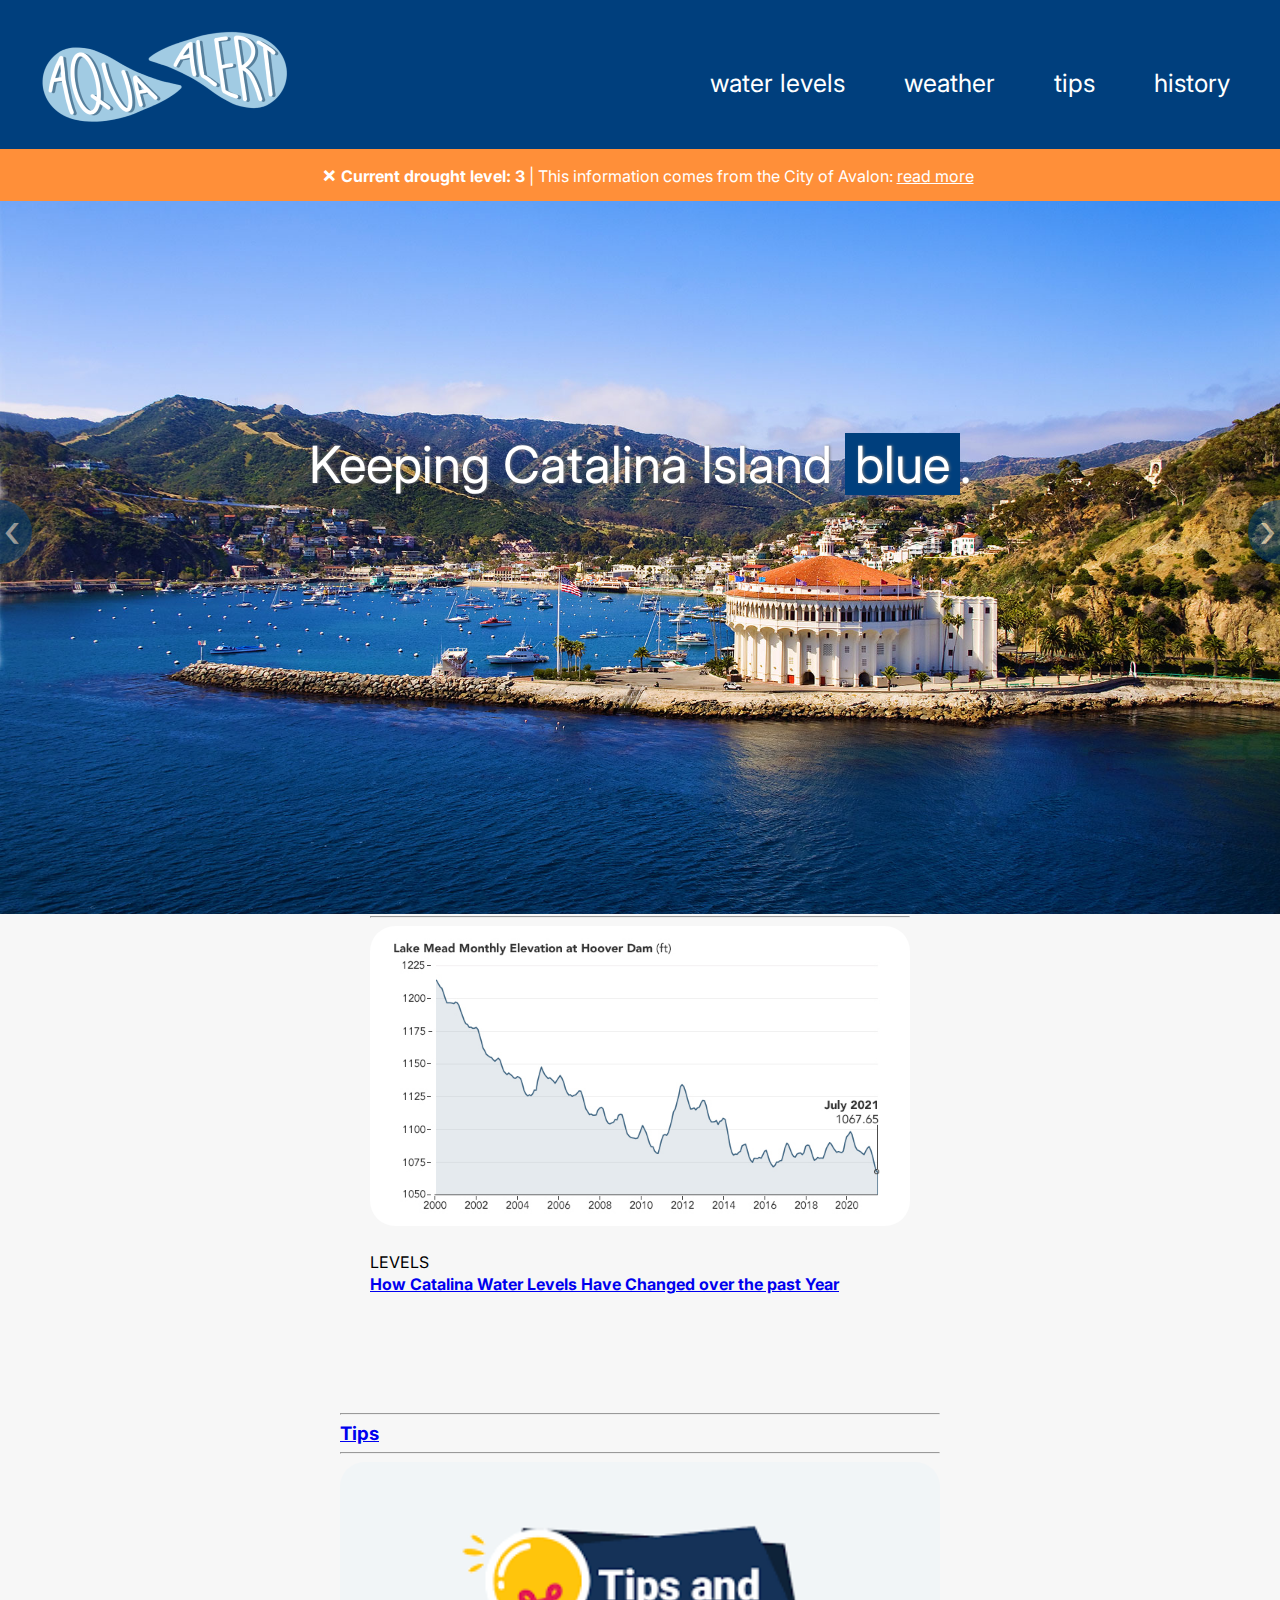
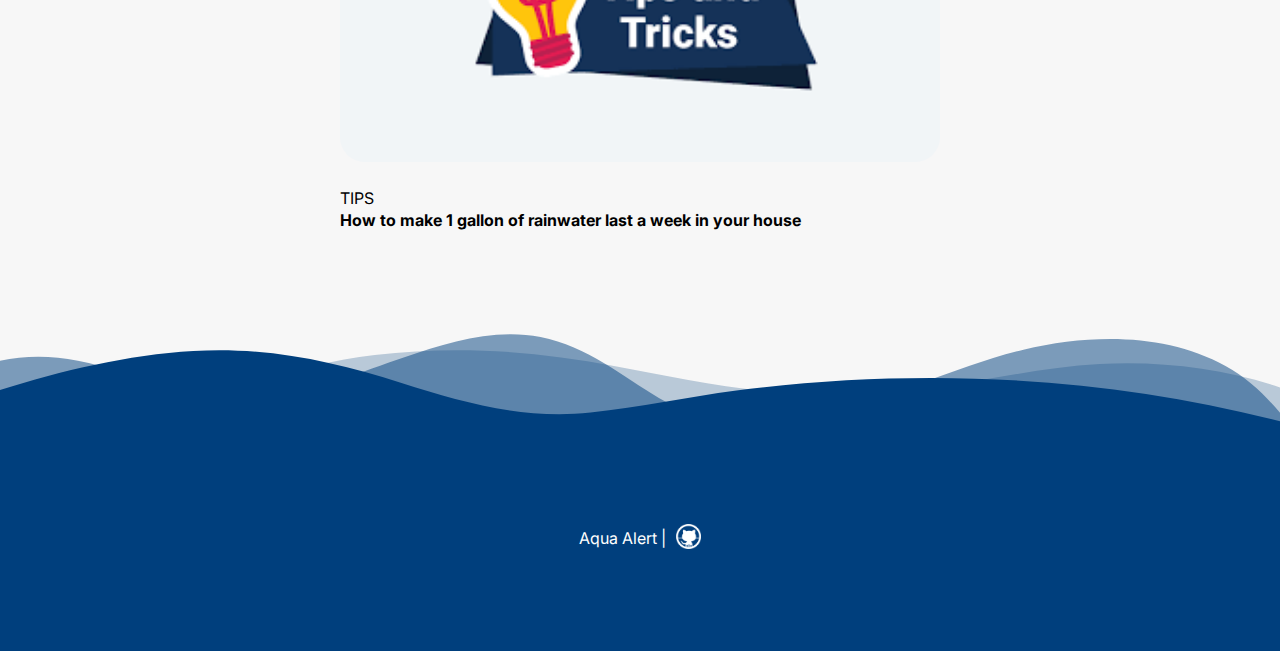
<file: index.html>
<!DOCTYPE html>
<html>
    <head>
        <link rel="stylesheet" href="newStyle.css">
        <link href='https://fonts.googleapis.com/css?family=Open Sans' rel='stylesheet'>
        <meta charset="utf-8">
        <script src="https://ajax.googleapis.com/ajax/libs/jquery/3.6.1/jquery.min.js"></script>
        <meta name="viewport" content="width=device-width, initial-scale=1">
        <link rel="preconnect" href="https://fonts.googleapis.com">
        <link rel="preconnect" href="https://fonts.gstatic.com" crossorigin>
        <link href="https://fonts.googleapis.com/css2?family=Inter:wght@100&display=swap" rel="stylesheet">
        <link rel="preconnect" href="https://fonts.googleapis.com">
        <link rel="preconnect" href="https://fonts.gstatic.com" crossorigin>
        <link href="https://fonts.googleapis.com/css2?family=Inter:wght@100;400&display=swap" rel="stylesheet">
        <link href="water_level.php" rel="import"/>
        <style>
            body {
                margin: 0px;
                padding: 0px;
                max-width: 1440px;
            }
            .container{
                width: 100%;
                height:30%;
                /* min-height: ; */
                max-height: 600px;
                padding: 0px;
                margin-top: -26px;
                position: relative;
                text-align:center;
                color: white;
            }
            #slogan{
                width: 100%;
                position: absolute;
                top:35dvh;
                left:50%;
                transform: translate(-50%, -50%);
                font-size: 4vw;
                color: white;
		text-shadow: 1px 0px 3px grey;
            }
            .alert{
                position:absolute;
                width: 100%;
                top: 0px;
                margin:0px;
                border-radius:0px;
                z-index: 1;
                background-color: #FF8F39;
                line-height: 50px;
            }
            .closebtn {
                margin-left: 15px;
                color: white;
                font-weight: bold;
                font-size: 22px;
                line-height: 50px;
                cursor: pointer;
                transition: 0.3s;
            }
            #index-gallery{
                display: flex;
		flex-direction: row;
                flex-wrap: wrap;
                justify-content: center;
                align-items: center;
		padding-top: 50px;
            }
            .containerLevels{
                text-align:left;
                border: 50px solid transparent;
                line-height: 0px;
                
            }
            .containerTips{
                text-align:left;
                border: 50px solid transparent;
                line-height: 0px;
            }
            #blue {
                background-color: #003f7d;
                color: white;
                padding: 0px 10px 0px 10px;
            }
            /* footer */
            #section {
                position: relative;
                display: flex;
                margin-top: 15dvh;
                width: 100dvw;
            }
            footer {
                background-color: #003F7D;
                color: white;
                height: 25dvh;
                display: flex;
                flex-direction: row;
                justify-content: center;
                align-items: center;
                column-gap: 10px;
            }
            .custom-shape-divider-bottom-1682539500 {
                position: absolute;
                bottom: 0;
                left: 0;
                width: 100%;
                overflow: hidden;
                line-height: 0;
                transform: rotate(180deg);
            }

            .custom-shape-divider-bottom-1682539500 svg {
                position: relative;
                display: block;
                width: calc(107% + 1.3px);
                height: 100px;
            }

            .custom-shape-divider-bottom-1682539500 .shape-fill {
                fill: #003F7D;
            }
            #github{
                padding: 0px;
                margin: 0px;
                width: 2dvw;
                height: auto;
            }
        </style>
    </head>
<body>
<div class="wrapper">
    <!--	navbar-->
	<div id="navbar">
		<ul class="paragraph-1 navbar">
			<li><a class="nav logo" href="index.html"><img src="img/logo.png" alt="logo"></a></li>
            <li>
                <li><a class="paragraph-1 nav" href="water_level.html">water levels</a></li>
                <li><a class="paragraph-1 nav" href="weather.html">weather</a></li>
                <li><a class="paragraph-1 nav" href="tips.html">tips</a></li>
                <li><a class="paragraph-1 nav" href="history.html">history</a></li>
            </li>
		</ul>
	</div>

      <div class="container">
        <section class="slider-wrapper">
            <button class="slide-arrow" id="slide-arrow-prev">
              &#8249;
            </button>
            <button class="slide-arrow" id="slide-arrow-next">
              &#8250;
            </button>
            <ul class="slides-container" id="slides-container">
              <li class="slide"></li>
              <li class="slide"></li>
              <li class="slide"></li>
              <li class="slide"></li>
            </ul>
          </section>
          
        <div id="slogan">Keeping Catalina Island <span id="blue">blue</span>.</div>
        <div class="alert">
            <span class="closebtn" onclick="this.parentElement.style.display='none';">&times;</span>
            <b style="font-family: 'Inter'; font-size: 30;">Current drought level: <span id="stage">3</span> </b>  | This information comes from the City of Avalon: 
            <a href="https://www.cityofavalon.com/271/Water-Conservation" style = "color: white; text-decoration-line: underline;">read more</a>
        </div>
      </div>
    <br>
<div id="index-gallery">
        <div class = "containerLevels">
            <hr>  
	    <h3><a href="water_level.html" style="text-decoration: none;">Water Levels </a></h3>
        
            <hr>  
            <a href="https://www.cityofavalon.com/271/Water-Conservation"><img src="levels.jpg" style = "height: 300px; border-radius: 25px; margin: 0px 0px 20px 0px;"></a>
            <p>LEVELS</p>
            <a href="https://www.cityofavalon.com/271/Water-Conservation"><h4>How Catalina Water Levels Have Changed over the past Year</h4></a>
        </div>
        <div class = "containerTips">
            <hr>  
	    <h3><a href="index.html">Tips</a></h3>
            <hr>  
            <a href="index.html"><img src="tips.png" style = "height: 300px;     border-radius: 25px;  margin: 0px 0px 20px 0px;
                "></a>
            <p>TIPS</p>
            <h4>How to make 1 gallon of rainwater last a week in your house</h4>

        </div>
</div>
<section id="section">
    <div class="custom-shape-divider-bottom-1682539500">
        <svg data-name="Layer 1" xmlns="http://www.w3.org/2000/svg" viewBox="0 0 1200 120" preserveAspectRatio="none">
            <path d="M0,0V46.29c47.79,22.2,103.59,32.17,158,28,70.36-5.37,136.33-33.31,206.8-37.5C438.64,32.43,512.34,53.67,583,72.05c69.27,18,138.3,24.88,209.4,13.08,36.15-6,69.85-17.84,104.45-29.34C989.49,25,1113-14.29,1200,52.47V0Z" opacity=".25" class="shape-fill"></path>
            <path d="M0,0V15.81C13,36.92,27.64,56.86,47.69,72.05,99.41,111.27,165,111,224.58,91.58c31.15-10.15,60.09-26.07,89.67-39.8,40.92-19,84.73-46,130.83-49.67,36.26-2.85,70.9,9.42,98.6,31.56,31.77,25.39,62.32,62,103.63,73,40.44,10.79,81.35-6.69,119.13-24.28s75.16-39,116.92-43.05c59.73-5.85,113.28,22.88,168.9,38.84,30.2,8.66,59,6.17,87.09-7.5,22.43-10.89,48-26.93,60.65-49.24V0Z" opacity=".5" class="shape-fill"></path>
            <path d="M0,0V5.63C149.93,59,314.09,71.32,475.83,42.57c43-7.64,84.23-20.12,127.61-26.46,59-8.63,112.48,12.24,165.56,35.4C827.93,77.22,886,95.24,951.2,90c86.53-7,172.46-45.71,248.8-84.81V0Z" class="shape-fill"></path>
        </svg>
    </div>
</section>
<footer>
    <span>Aqua Alert |</span>
    <a href="https://github.com/bymiawang/aqua-alert">
        <img id="github" src="img/github.png" alt="Github Logo">
    </a>
</footer>
	</div>
<script type="text/javascript">
    const slidesContainer = document.getElementById("slides-container");
    const slide = document.querySelector(".slide");
    const prevButton = document.getElementById("slide-arrow-prev");
    const nextButton = document.getElementById("slide-arrow-next");
    nextButton.addEventListener("click", (event) => {
    const slideWidth = slide.clientWidth;
        slidesContainer.scrollLeft += slideWidth;
    });
    prevButton.addEventListener("click", () => {
    const slideWidth = slide.clientWidth;
    slidesContainer.scrollLeft -= slideWidth;
    
    });
</script>
</body>
</html>
</file>
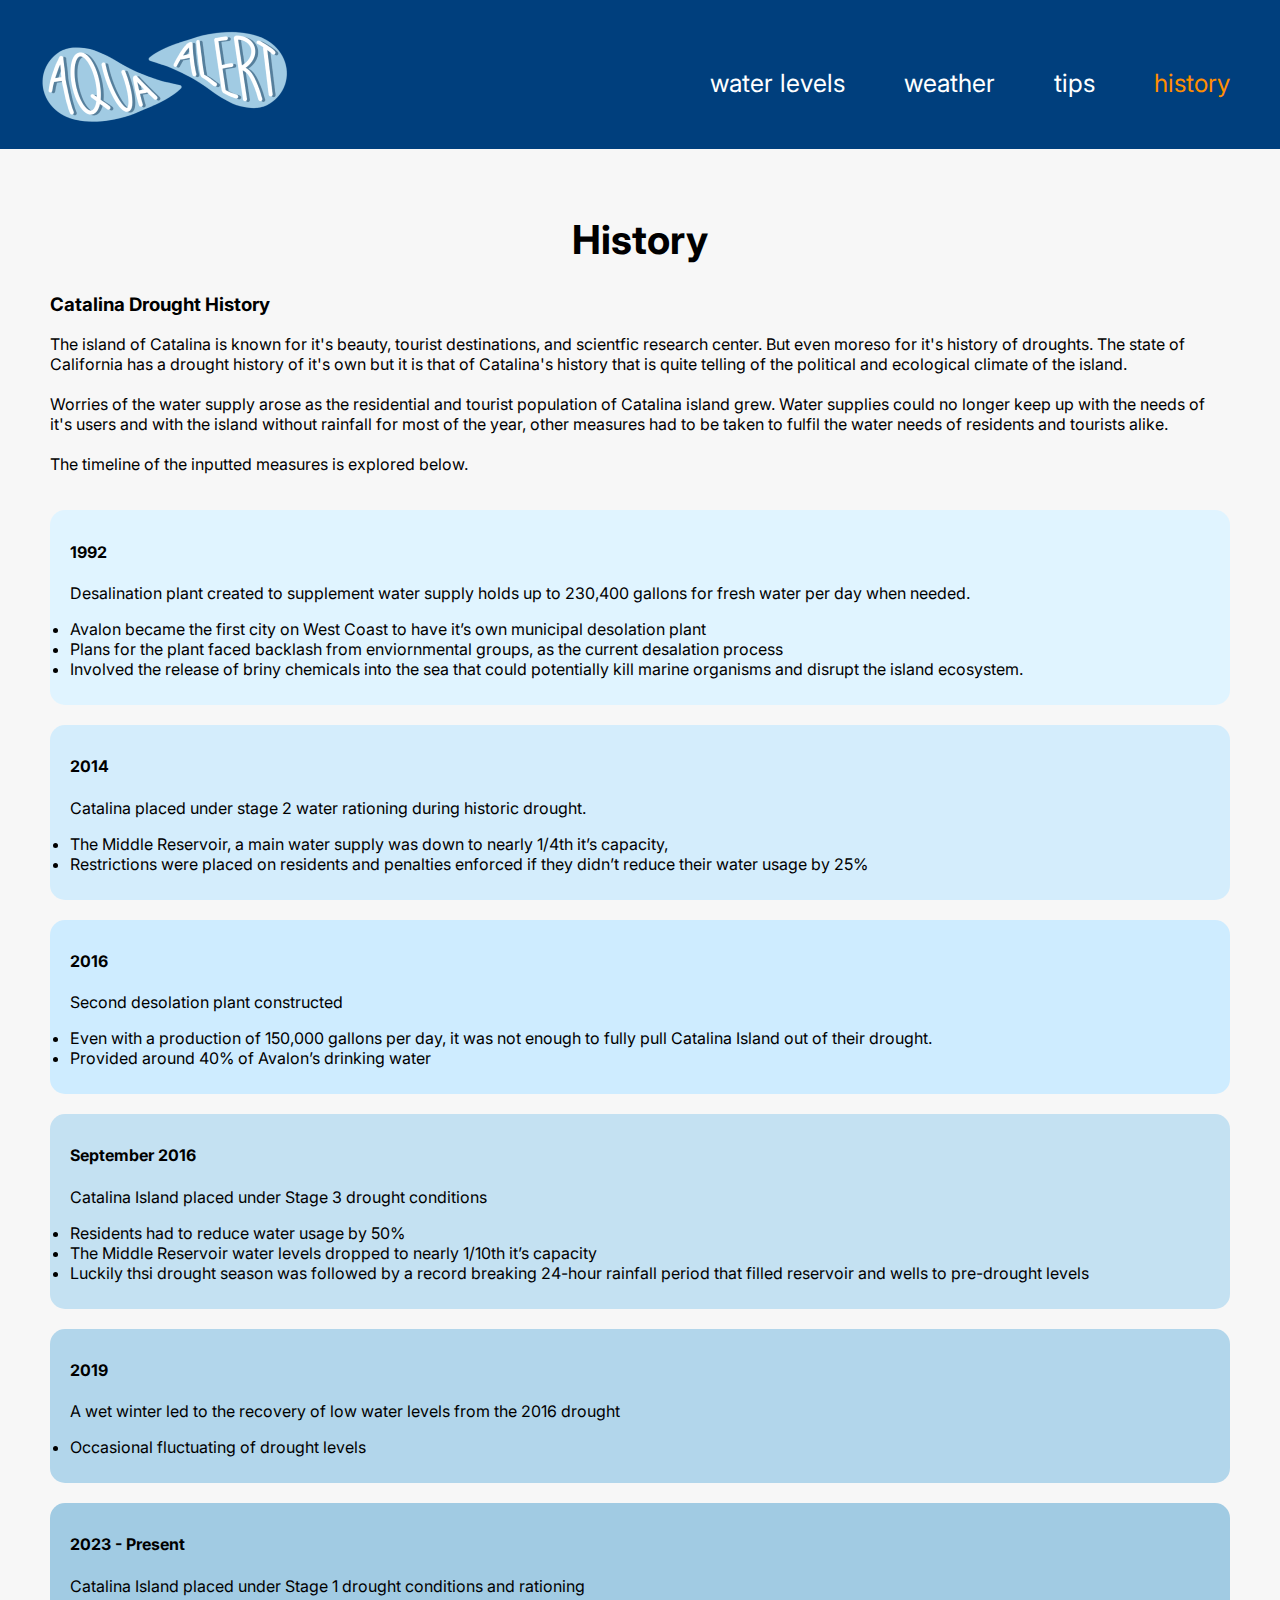
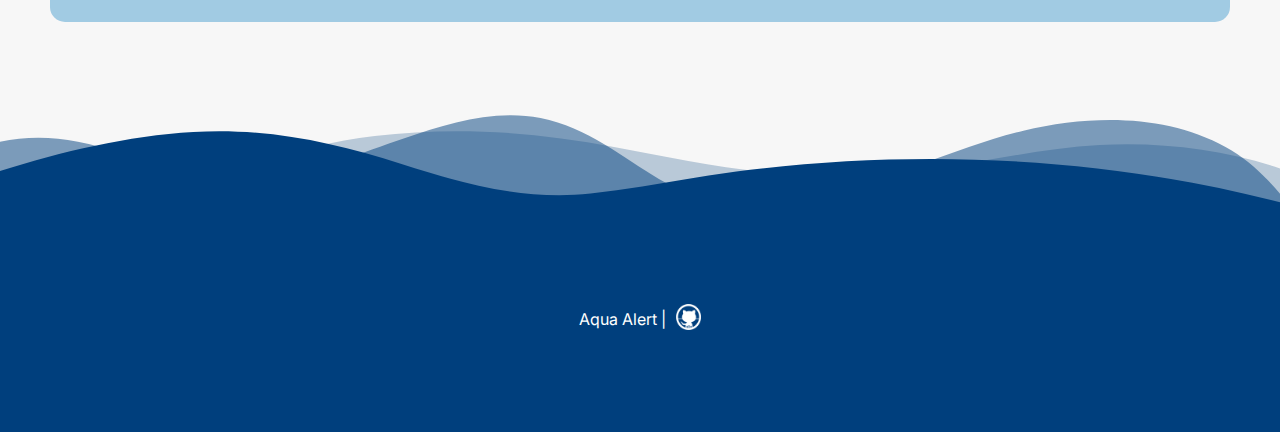
<file: history.html>
<!DOCTYPE html>
<html>
    <head>
       <link rel="stylesheet" href="newStyle.css"> 
        <link href='https://fonts.googleapis.com/css?family=Open Sans' rel='stylesheet'>
        <meta charset="utf-8">
        <!-- <link rel="stylesheet" href="https://maxcdn.bootstrapcdn.com/bootstrap/3.4.1/css/bootstrap.min.css"> -->
        <script src="https://ajax.googleapis.com/ajax/libs/jquery/3.6.1/jquery.min.js"></script>
        <!-- <script src="https://maxcdn.bootstrapcdn.com/bootstrap/3.4.1/js/bootstrap.min.js"></script> -->
        <meta name="viewport" content="width=device-width, initial-scale=1">
        <link rel="preconnect" href="https://fonts.googleapis.com">
        <link rel="preconnect" href="https://fonts.gstatic.com" crossorigin>
        <link href="https://fonts.googleapis.com/css2?family=Inter:wght@100&display=swap" rel="stylesheet">
        <link rel="preconnect" href="https://fonts.googleapis.com">
        <link rel="preconnect" href="https://fonts.gstatic.com" crossorigin>
        <link href="https://fonts.googleapis.com/css2?family=Inter:wght@100;400&display=swap" rel="stylesheet">
       <style>
	    #mainbody{
		padding-left:50px;
		padding-right:50px;
		padding-top:0px;
		padding-bottom:50px;
	    }
            #year1992{
                background-color: #e0f4ff;
                border-radius: 15px;
                padding-top: 10px;
                padding-bottom: 10px;
                padding-left: 20px;
                padding-right: 20px;
            }
            #year2014{
                background-color: #d4edfc;
                border-radius: 15px;
                padding-top: 10px;
                padding-bottom: 10px;
                padding-left: 20px;
                padding-right: 20px;
            }
            #year2016{
                background-color: #ceecff;
                border-radius: 15px;
                padding-top: 10px;
                padding-bottom: 10px;
                padding-left: 20px;
                padding-right: 20px;
            }
            #yearsept2016{
                background-color: #c4e1f2;
                border-radius: 15px;
                padding-top: 10px;
                padding-bottom: 10px;
                padding-left: 20px;
                padding-right: 20px;
            }
            #year2019{
                background-color: #b2d6eb;
                border-radius: 15px;
                padding-top: 10px;
                padding-bottom: 10px;
                padding-left: 20px;
                padding-right: 20px;
            }
            #year2023{
                background-color: #A1CBE3;
                border-radius: 15px;
                padding-top: 10px;
                padding-bottom: 10px;
                padding-left: 20px;
                padding-right: 20px;
            }
	    #header{
		text-align:center;
		margin-top:30px;
		padding:10px;
	    }
	    #section {
                position: relative;
                display: flex;
                margin-top: 15dvh;
                width: 100dvw;
            }
            footer {
                background-color: #003F7D;
                color: white;
                height: 25dvh;
                display: flex;
                flex-direction: row;
                justify-content: center;
                align-items: center;
                column-gap: 10px;
            }
            .custom-shape-divider-bottom-1682539500 {
                position: absolute;
                bottom: 0;
                left: 0;
                width: 100%;
                overflow: hidden;
                line-height: 0;
                transform: rotate(180deg);
            }

            .custom-shape-divider-bottom-1682539500 svg {
                position: relative;
                display: block;
                width: calc(107% + 1.3px);
                height: 100px;
            }

            .custom-shape-divider-bottom-1682539500 .shape-fill {
                fill: #003F7D;
            }
            #github{
                padding: 0px;
                margin: 0px;
                width: 2dvw;
                height: auto;
            }
        </style>
    </head>
<body>
	<div class="wrapper">
    <!--	navbar-->
	<div id="navbar">
		<ul class="paragraph-1 navbar">
			<li><a class="nav logo" href="index.html"><img src="img/logo.png" alt="logo"></a></li>
            <li>
                <li><a class="paragraph-1 nav" href="water_level.html">water levels</a></li>
                <li><a class="paragraph-1 nav" href="weather.html">weather</a></li>
                <li><a class="paragraph-1 nav" href="tips.html">tips</a></li>
                <li><a class="paragraph-1 nav active" href="history.html">history</a></li>
            </li>
		</ul>
	</div>
	<div id="mainbody">
	    <div id="header"><h1>History</h1></div>
	    <h3>
		Catalina Drought History
	    </h3>
	    <p>
		The island of Catalina is known for it's beauty, tourist destinations, and scientfic
		research center. But even moreso for it's history of droughts. The state of California
		 has a drought history of it's own but it is that of Catalina's history that is quite telling 
		 of the political and ecological climate of the island.
		 <br>
		 <br>
		Worries of the water supply arose as the residential and tourist population of Catalina island 
		grew. Water supplies could no longer keep up with the needs of it's users and 
		with the island without rainfall for most of the year, other measures had to be taken 
		to fulfil the water needs of residents and tourists alike. 
		<br>
		<br>
		The timeline of the inputted measures is explored below.
	    </p>




	<br>
	    <div id="year1992">
		<H4>1992</H4>
		<p>Desalination plant created to supplement water supply
		    holds up to 230,400 gallons for fresh water per day when needed.
		    <li>Avalon became the first city on West Coast to have it’s own municipal desolation plant</li>
		    <li> Plans for the plant faced backlash from enviornmental groups, as the current desalation process</li> 
		    <li>Involved the release of briny chemicals into the sea that could potentially kill marine organisms and disrupt the island ecosystem.</li>
		</p>
	    </div>

	    <br>
	    <div id="year2014">
		<h4>2014</h4>
		<p>Catalina placed under stage 2 water rationing during historic drought.
		    <li>The Middle Reservoir, a main water supply was down to nearly 1/4th it’s capacity, </li> 
		    <li>Restrictions were placed on residents and penalties enforced if they didn’t reduce their water usage by 25%</li>
		</p>
	    </div>

	    <br>
	    <div id="year2016">
		<h4>2016</h4>
		<p> Second desolation plant constructed
		    <li> Even with a production of 150,000 gallons per day, it was not enough to fully pull Catalina Island out 
			of their drought.</li>
		    <li>Provided around 40% of Avalon’s drinking water</li>

		</p>
	    </div>

	    <br>
	    <div id="yearsept2016">
		<h4>September 2016</h4>
		<p> Catalina Island placed under Stage 3 drought conditions
		    <li>Residents had to reduce water usage by 50% </li>
		    <li>The Middle Reservoir water levels dropped to nearly 1/10th it’s capacity </li>
		    <li> Luckily  thsi drought season was followed by a record breaking 24-hour rainfall period 
			that filled reservoir and wells to pre-drought levels </li>
		</p>
	    </div>

	    <br>
	    <div id="year2019">
		<h4>2019</h4>
		<p> A wet winter led to the recovery of low water levels from the 2016 drought
		    <li>Occasional fluctuating of drought levels</li>
		</p>
	    </div>

	    <br>
	    <div id="year2023">
		<h4>2023 - Present</h4>
		<p> Catalina Island placed under Stage 1 drought conditions and rationing
		</p>
	    </div>
	</div>
	<section id="section">
	    <div class="custom-shape-divider-bottom-1682539500">
		<svg data-name="Layer 1" xmlns="http://www.w3.org/2000/svg" viewBox="0 0 1200 120" preserveAspectRatio="none">
		    <path d="M0,0V46.29c47.79,22.2,103.59,32.17,158,28,70.36-5.37,136.33-33.31,206.8-37.5C438.64,32.43,512.34,53.67,583,72.05c69.27,18,138.3,24.88,209.4,13.08,36.15-6,69.85-17.84,104.45-29.34C989.49,25,1113-14.29,1200,52.47V0Z" opacity=".25" class="shape-fill"></path>
		    <path d="M0,0V15.81C13,36.92,27.64,56.86,47.69,72.05,99.41,111.27,165,111,224.58,91.58c31.15-10.15,60.09-26.07,89.67-39.8,40.92-19,84.73-46,130.83-49.67,36.26-2.85,70.9,9.42,98.6,31.56,31.77,25.39,62.32,62,103.63,73,40.44,10.79,81.35-6.69,119.13-24.28s75.16-39,116.92-43.05c59.73-5.85,113.28,22.88,168.9,38.84,30.2,8.66,59,6.17,87.09-7.5,22.43-10.89,48-26.93,60.65-49.24V0Z" opacity=".5" class="shape-fill"></path>
		    <path d="M0,0V5.63C149.93,59,314.09,71.32,475.83,42.57c43-7.64,84.23-20.12,127.61-26.46,59-8.63,112.48,12.24,165.56,35.4C827.93,77.22,886,95.24,951.2,90c86.53-7,172.46-45.71,248.8-84.81V0Z" class="shape-fill"></path>
		</svg>
	    </div>
	</section>
	<footer>
	    <span>Aqua Alert |</span>
	    <a href="https://github.com/bymiawang/aqua-alert">
		<img id="github" src="img/github.png" alt="Github Logo">
	    </a>
	</footer>
	</div>
</body>
</html>
</file>
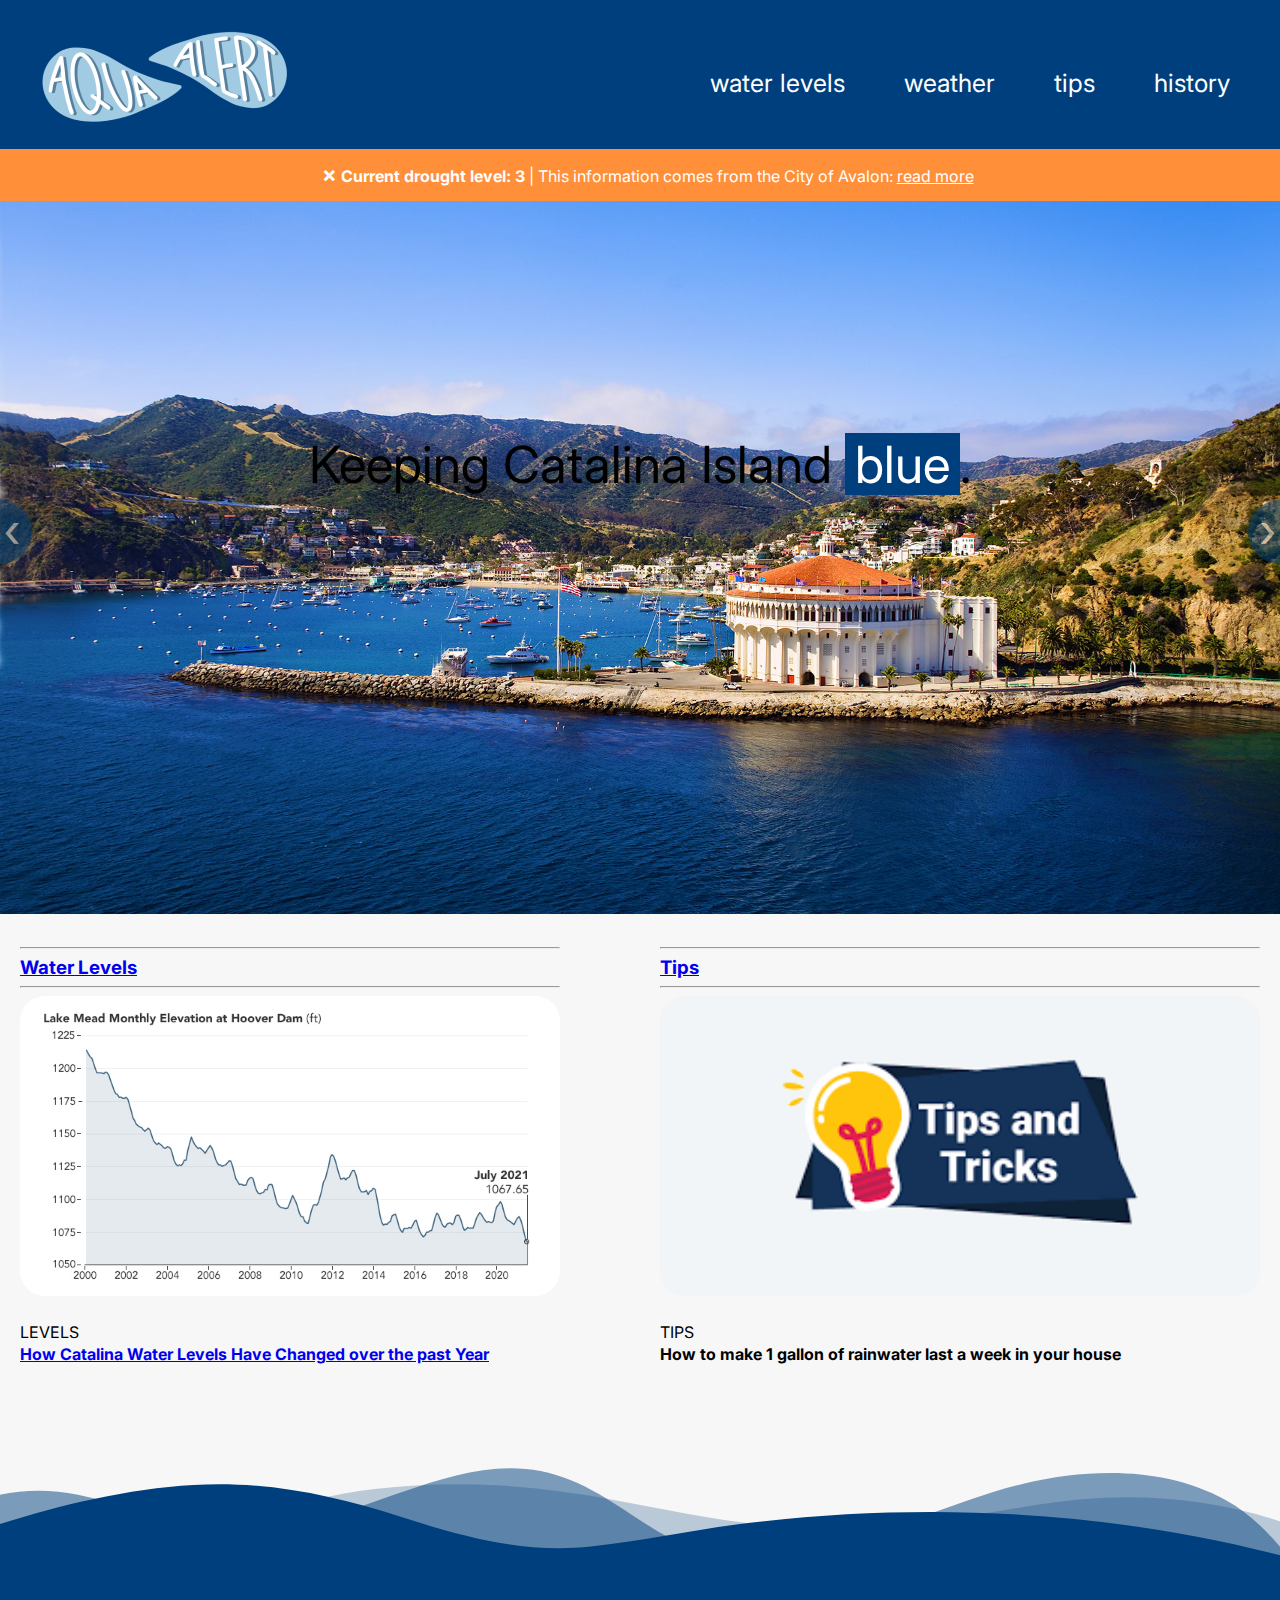
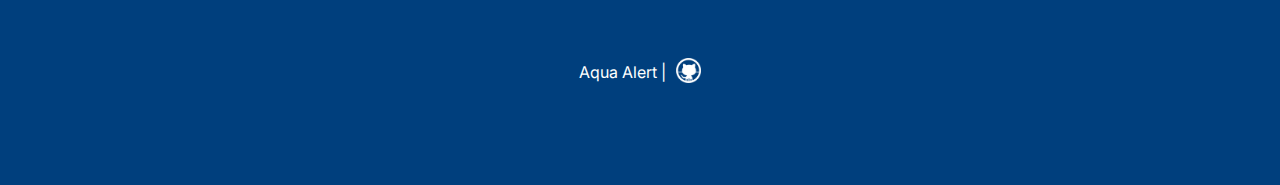
<file: home.html>
<!DOCTYPE html>
<html>
    <head>
        <link rel="stylesheet" href="newStyle.css">
        <link href='https://fonts.googleapis.com/css?family=Open Sans' rel='stylesheet'>
        <meta charset="utf-8">
        <script src="https://ajax.googleapis.com/ajax/libs/jquery/3.6.1/jquery.min.js"></script>
        <meta name="viewport" content="width=device-width, initial-scale=1">
        <link rel="preconnect" href="https://fonts.googleapis.com">
        <link rel="preconnect" href="https://fonts.gstatic.com" crossorigin>
        <link href="https://fonts.googleapis.com/css2?family=Inter:wght@100&display=swap" rel="stylesheet">
        <link rel="preconnect" href="https://fonts.googleapis.com">
        <link rel="preconnect" href="https://fonts.gstatic.com" crossorigin>
        <link href="https://fonts.googleapis.com/css2?family=Inter:wght@100;400&display=swap" rel="stylesheet">
        <link href="water_level.php" rel="import"/>
        <style>
            body {
                margin: 0px;
                padding: 0px;
                max-width: 1440px;
            }
            .container{
                width: 100%;
                height:30%;
                /* min-height: ; */
                max-height: 600px;
                padding: 0px;
                margin-top: -26px;
                position: relative;
                text-align:center;
                color: white;
            }
            #slogan{
                width: 100%;
                position: absolute;
                top:35dvh;
                left:50%;
                transform: translate(-50%, -50%);
                font-size: 4vw;
                color: black;
            }
            .alert{
                position:absolute;
                width: 100%;
                top: 0px;
                margin:0px;
                border-radius:0px;
                z-index: 1;
                background-color: #FF8F39;
                line-height: 50px;
            }
            .closebtn {
                margin-left: 15px;
                color: white;
                font-weight: bold;
                font-size: 22px;
                line-height: 50px;
                cursor: pointer;
                transition: 0.3s;
            }
            #index-gallery{
                display: flex;
                padding-top: 50dvh;
                flex-wrap: row warp;
                justify-content: center;
                align-items: center;
            }
            .containerLevels{
                text-align:left;
                border: 50px solid transparent;
                line-height: 0px;
                
            }
            .containerTips{
                text-align:left;
                border: 50px solid transparent;
                line-height: 0px;
            }
            #blue {
                background-color: #003f7d;
                color: white;
                padding: 0px 10px 0px 10px;
            }
            /* footer */
            #section {
                position: relative;
                display: flex;
                margin-top: 15dvh;
                width: 100dvw;
            }
            footer {
                background-color: #003F7D;
                color: white;
                height: 25dvh;
                display: flex;
                flex-direction: row;
                justify-content: center;
                align-items: center;
                column-gap: 10px;
            }
            .custom-shape-divider-bottom-1682539500 {
                position: absolute;
                bottom: 0;
                left: 0;
                width: 100%;
                overflow: hidden;
                line-height: 0;
                transform: rotate(180deg);
            }

            .custom-shape-divider-bottom-1682539500 svg {
                position: relative;
                display: block;
                width: calc(107% + 1.3px);
                height: 100px;
            }

            .custom-shape-divider-bottom-1682539500 .shape-fill {
                fill: #003F7D;
            }
            #github{
                padding: 0px;
                margin: 0px;
                width: 2dvw;
                height: auto;
            }
        </style>
    </head>
<body>
    <!--	navbar-->
	<div id="navbar">
		<ul class="paragraph-1 navbar">
			<li><a class="nav logo" href="home.html"><img src="img/logo.png" alt="logo"></a></li>
            <li>
                <li><a class="paragraph-1 nav" href="water_level.html">water levels</a></li>
                <li><a class="paragraph-1 nav" href="weather.html">weather</a></li>
                <li><a class="paragraph-1 nav" href="tips.html">tips</a></li>
                <li><a class="paragraph-1 nav" href="history.html">history</a></li>
            </li>
		</ul>
	</div>

      <div class="container">
        <section class="slider-wrapper">
            <button class="slide-arrow" id="slide-arrow-prev">
              &#8249;
            </button>
            <button class="slide-arrow" id="slide-arrow-next">
              &#8250;
            </button>
            <ul class="slides-container" id="slides-container">
              <li class="slide"></li>
              <li class="slide"></li>
              <li class="slide"></li>
              <li class="slide"></li>
            </ul>
          </section>
          
        <div id="slogan">Keeping Catalina Island <span id="blue">blue</span>.</div>
        <div class="alert">
            <span class="closebtn" onclick="this.parentElement.style.display='none';">&times;</span>
            <b style="font-family: 'Inter'; font-size: 30;">Current drought level: <span id="stage">3</span> </b>  | This information comes from the City of Avalon: 
            <a href="https://www.cityofavalon.com/271/Water-Conservation" style = "color: white; text-decoration-line: underline;">read more</a>
        </div>
      </div>
    <br>
<div id="index-gallery">
        <div class = "containerLevels">
            <hr>  
            <h3><a href="water_level.html">Water Levels </a></h3>
        
            <hr>  
            <a href="https://www.cityofavalon.com/271/Water-Conservation"><img src="levels.jpg" style = "height: 300px; border-radius: 25px; margin: 0px 0px 20px 0px;"></a>
            <p>LEVELS</p>
            <a href="https://www.cityofavalon.com/271/Water-Conservation"><h4>How Catalina Water Levels Have Changed over the past Year</h4></a>
        </div>
        <div class = "containerTips">
            <hr>  
            <h3><a href="index.html">Tips</a></h3>
            <hr>  
            <a href="index.html"><img src="tips.png" style = "height: 300px;     border-radius: 25px;  margin: 0px 0px 20px 0px;
                "></a>
            <p>TIPS</p>
            <h4>How to make 1 gallon of rainwater last a week in your house</h4>

        </div>
</div>
<section id="section">
    <div class="custom-shape-divider-bottom-1682539500">
        <svg data-name="Layer 1" xmlns="http://www.w3.org/2000/svg" viewBox="0 0 1200 120" preserveAspectRatio="none">
            <path d="M0,0V46.29c47.79,22.2,103.59,32.17,158,28,70.36-5.37,136.33-33.31,206.8-37.5C438.64,32.43,512.34,53.67,583,72.05c69.27,18,138.3,24.88,209.4,13.08,36.15-6,69.85-17.84,104.45-29.34C989.49,25,1113-14.29,1200,52.47V0Z" opacity=".25" class="shape-fill"></path>
            <path d="M0,0V15.81C13,36.92,27.64,56.86,47.69,72.05,99.41,111.27,165,111,224.58,91.58c31.15-10.15,60.09-26.07,89.67-39.8,40.92-19,84.73-46,130.83-49.67,36.26-2.85,70.9,9.42,98.6,31.56,31.77,25.39,62.32,62,103.63,73,40.44,10.79,81.35-6.69,119.13-24.28s75.16-39,116.92-43.05c59.73-5.85,113.28,22.88,168.9,38.84,30.2,8.66,59,6.17,87.09-7.5,22.43-10.89,48-26.93,60.65-49.24V0Z" opacity=".5" class="shape-fill"></path>
            <path d="M0,0V5.63C149.93,59,314.09,71.32,475.83,42.57c43-7.64,84.23-20.12,127.61-26.46,59-8.63,112.48,12.24,165.56,35.4C827.93,77.22,886,95.24,951.2,90c86.53-7,172.46-45.71,248.8-84.81V0Z" class="shape-fill"></path>
        </svg>
    </div>
</section>
<footer>
    <span>Aqua Alert |</span>
    <a href="https://github.com/bymiawang/aqua-alert">
        <img id="github" src="img/github.png" alt="Github Logo">
    </a>
</footer>
<script type="text/javascript">
    const slidesContainer = document.getElementById("slides-container");
    const slide = document.querySelector(".slide");
    const prevButton = document.getElementById("slide-arrow-prev");
    const nextButton = document.getElementById("slide-arrow-next");
    nextButton.addEventListener("click", (event) => {
    const slideWidth = slide.clientWidth;
        slidesContainer.scrollLeft += slideWidth;
    });
    prevButton.addEventListener("click", () => {
    const slideWidth = slide.clientWidth;
    slidesContainer.scrollLeft -= slideWidth;
    
    });
</script>
</body>
</html>
</file>
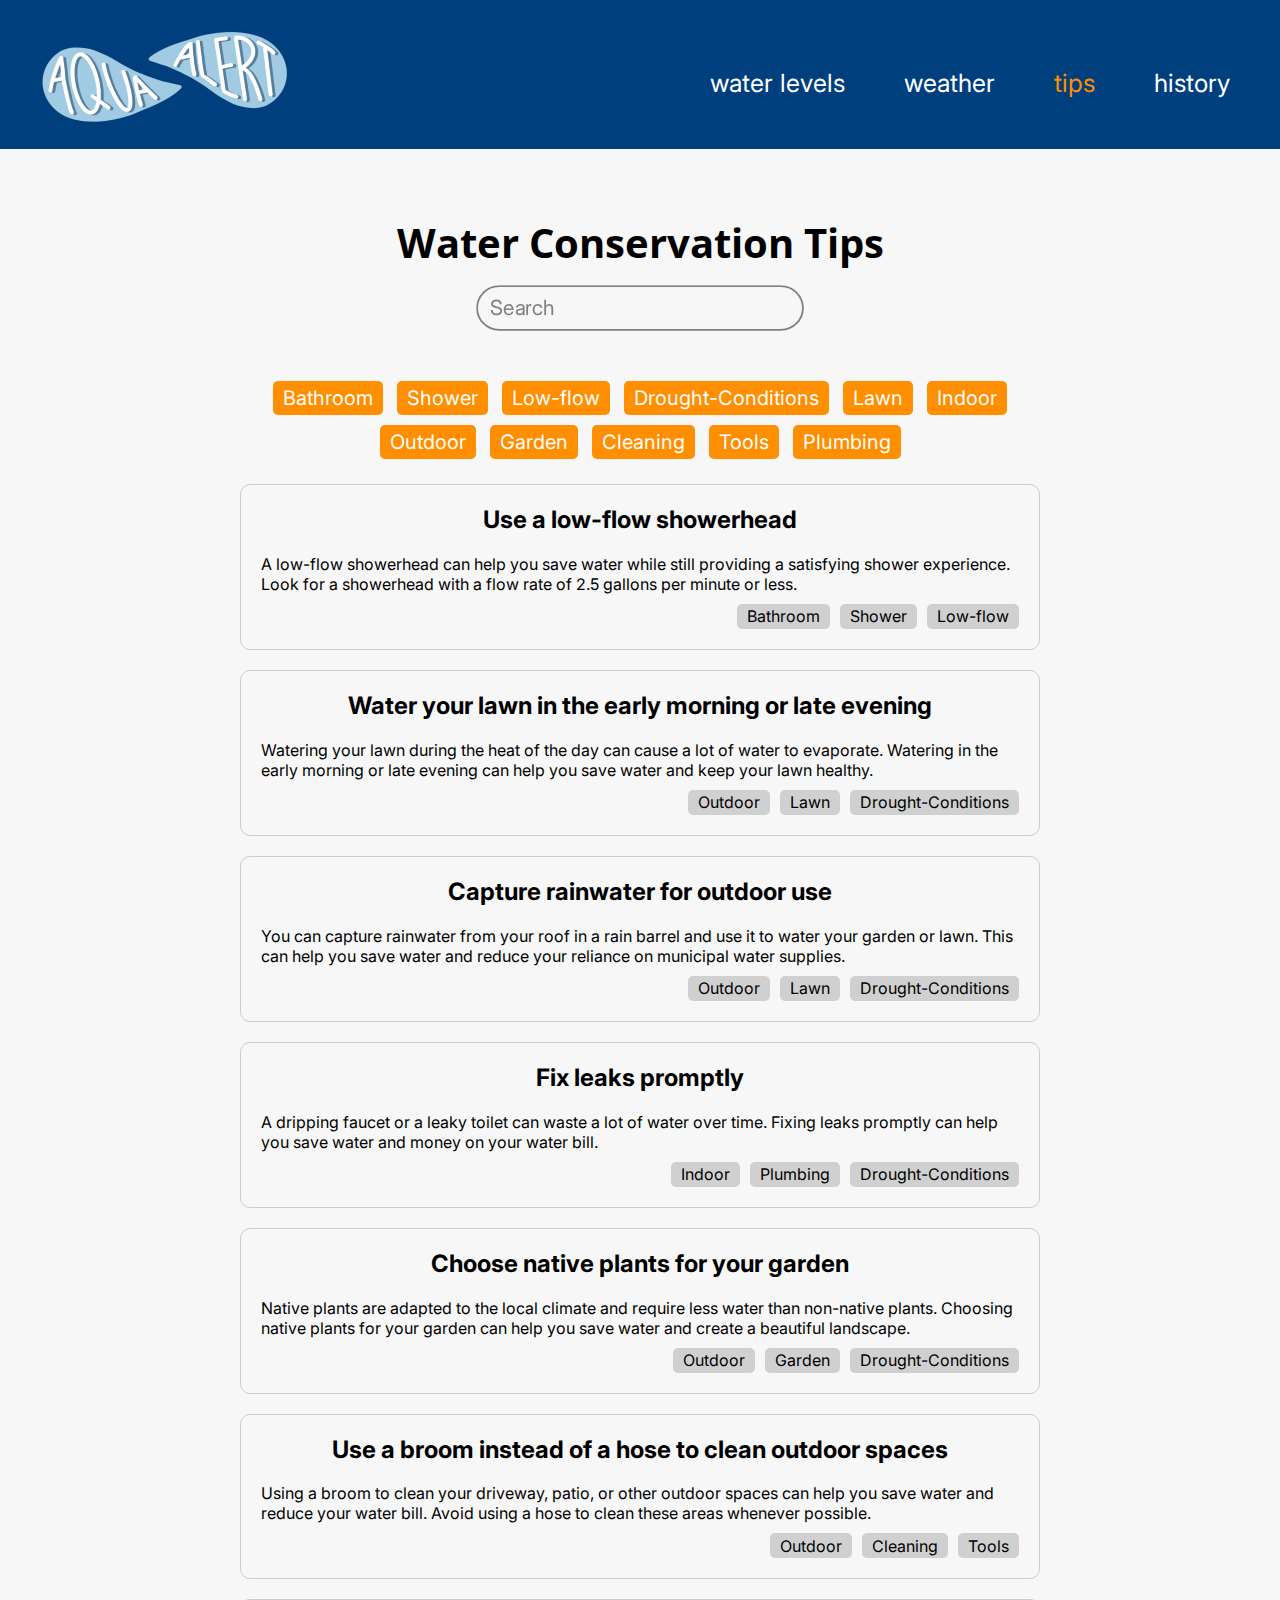
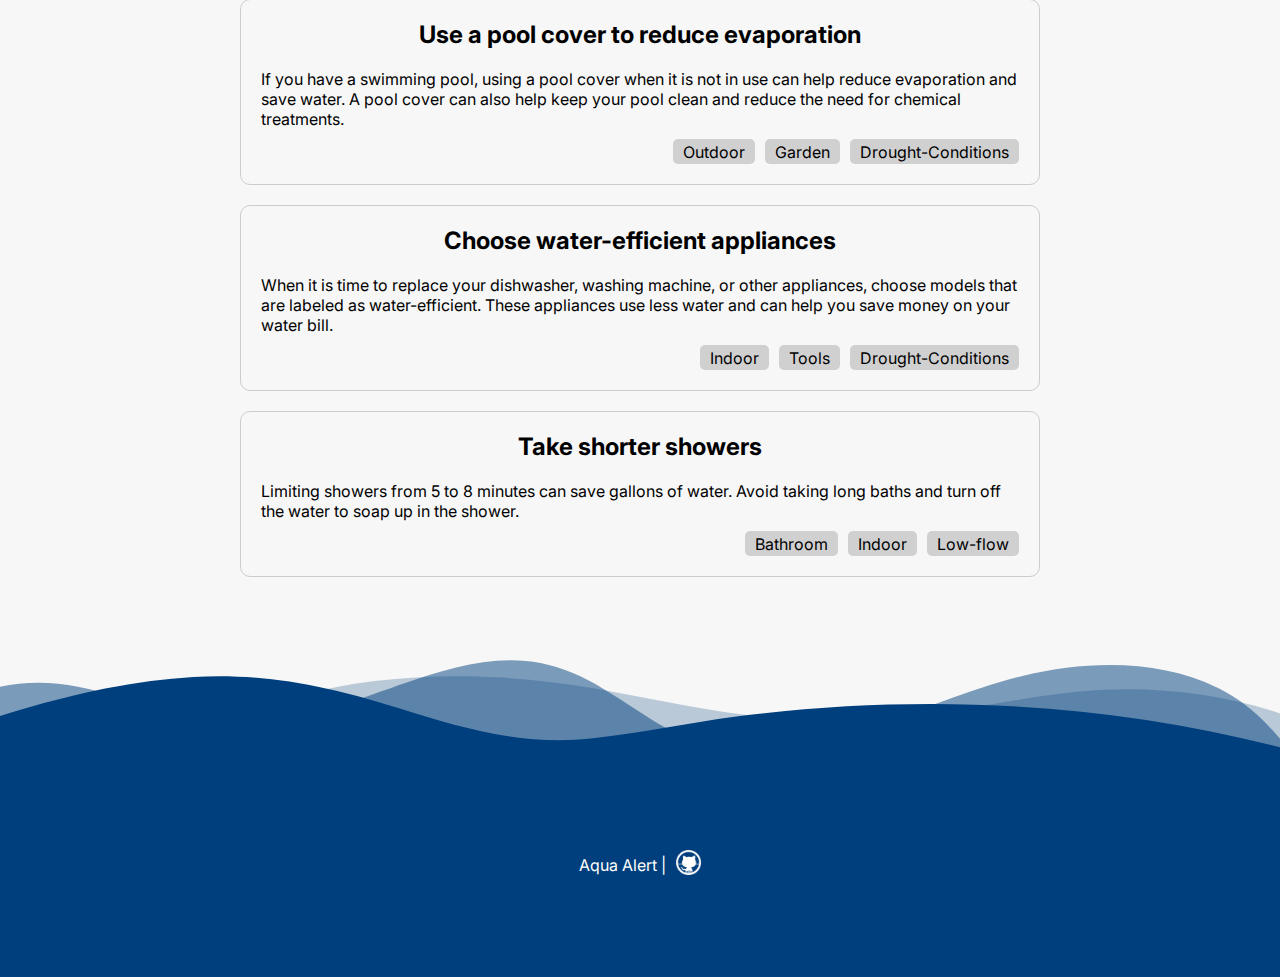
<file: tips.html>
<!DOCTYPE html>
<html>
<head>
  <title>Water Conservation Tips</title>
  <link rel="stylesheet" type="text/css" href="newStyle.css">
  <style>
         body{
            overflow-x: hidden;
            margin: 0% 0% 5% 0%;
        }
        .main-container{
            margin-right: auto;
            margin-left: auto;
            width: 80%;		
        }
        #navbar{
            position: relative;
            width: 100%;
            height: 150px;
            left: 0px;
            top: -26px;

            background: #003F7D;
            display: block;
        }
        .paragraph-1 {
            /* Paragraph 1 */
            font-family: 'Inter';
            font-style: normal;
            font-weight: 400;
            font-size: 25px;
            line-height: 30px;
        }
        .navbar {
            list-style: none;
            text-decoration: none;
            width: 93%;
            padding-top: 15px;

            display: flex;
            flex-direction: row;
            flex-flow: row nowrap;
            justify-content: space-between;
            align-items: center;
        }
        .nav {
            list-style: none;
            text-decoration: none;
            color: #FFFFFF;
        }
        .logo{
            margin-right: 300px;
            margin-left:0px;
            width: auto;
            height: 114px;
        }
        .nav:hover, .active {
            color: #FF8E00;
        }
	#section {
            position: relative;
            display: flex;
            margin-top: 15dvh;
            width: 100dvw;
        }
        footer {
            background-color: #003F7D;
            color: white;
            height: 25dvh;
            display: flex;
            flex-direction: row;
            justify-content: center;
            align-items: center;
            column-gap: 10px;
        }
        .custom-shape-divider-bottom-1682539500 {
            position: absolute;
            bottom: 0;
            left: 0;
            width: 100%;
            overflow: hidden;
            line-height: 0;
            transform: rotate(180deg);
        }

        .custom-shape-divider-bottom-1682539500 svg {
            position: relative;
            display: block;
            width: calc(107% + 1.3px);
            height: 100px;
        }

        .custom-shape-divider-bottom-1682539500 .shape-fill {
            fill: #003F7D;
        }
        #github{
            padding: 0px;
            margin: 0px;
            width: 2dvw;
	    height: auto;
        }
  </style>
</head>
<body>
    <!-- <nav>
        <ul>
            <li> <a href="#"><img src="logo.png" alt="Logo"></a></li>
            <li><a href="https://thecatalinaislander.com/water-level-update-2023/#:~:text=The%20local%20water%20reservoir%20level,649.48%20feet%20above%20sea%20level.">Water Levels</a></li>
            <li><a href="https://weather.com/weather/tenday/l/Avalon+CA?canonicalCityId=b51c887940e3ef9726b5c5fa78a4b256850f8841cfa460cca40454584d9f96d2">Weather</a></li>
            <li><a href="index.html">Tips</a></li>
            <li><a href="https://www.zendesk.com/service/community-forum/">Community</a></li>
        </ul>
    </nav> -->
  <!--	navbar-->
	<!--	navbar-->
	<div class="wrapper">
	<div id="navbar">
		<ul class="paragraph-1 navbar">
			<li><a class="nav logo" href="index.html"><img src="img/logo.png" alt="logo"></a></li>
            <li>
                <li><a class="paragraph-1 nav" href="water_level.html">water levels</a></li>
                <li><a class="paragraph-1 nav " href="weather.html">weather</a></li>
                <li><a class="paragraph-1 nav active" href="tips.html">tips</a></li>
                <li><a class="paragraph-1 nav" href="history.html">history</a></li>
            </li>
		</ul>
	</div>
  <header>
    <h1>Water Conservation Tips</h1>
    <!-- <form id="search">
      <label for="search-input">Search:</label>
      <input type="text" id="search-input" name="search-input">
    </form> -->
    <form id="search2">
        <div class="tb">
        <div class="td"><input type="text" placeholder="Search"></div>
        <div class="td" id="s-cover">
            <button type="submit">
            <!-- <div id="s-circle"></div>
            <span></span> -->
            </button>
        </div>
        </div>
    </form>
  </header>
  <div id="tips-container">
    <div id="tags">
      <a href="#">Bathroom</a>
      <a href="#">Shower</a>
      <a href="#">Low-flow</a>
      <a href="#">Drought-Conditions</a>
      <a href="#">Lawn</a>
      <a href="#">Indoor</a>
      <a href="#">Outdoor</a>
      <a href="#">Garden</a>
      <a href="#">Cleaning</a>
      <a href="#">Tools</a>
      <a href="#">Plumbing</a>
    </div>
    <div id="tips">
      <div class="tip">
        <h2>Use a low-flow showerhead</h2>
        <p>A low-flow showerhead can help you save water while still providing a satisfying shower experience. Look for a showerhead with a flow rate of 2.5 gallons per minute or less.</p>
        <ul class="tags">
          <li><a href="#">Indoor</a></li>
          <li><a href="#">Bathroom</a></li>
          <li><a href="#">Low-flow</a></li>
        </ul>
      </div>
      <div class="tip">
        <h2>Water your lawn in the early morning or late evening</h2>
        <p>Watering your lawn during the heat of the day can cause a lot of water to evaporate. Watering in the early morning or late evening can help you save water and keep your lawn healthy.</p>
        <ul class="tags">
            <li><a href="#">Outdoor</a></li>
            <li><a href="#">Lawn</a></li>
            <li><a href="#">Drought-Conditions</a></li>
        </ul>
      </div>
      <div class="tip">
        <h2>Capture rainwater for outdoor use</h2>
        <p>You can capture rainwater from your roof in a rain barrel and use it to water your garden or lawn. This can help you save water and reduce your reliance on municipal water supplies.</p>
        <ul class="tags">
            <li><a href="#">Outdoor</a></li>
            <li><a href="#">Lawn</a></li>
            <li><a href="#">Drought-Conditions</a></li>
        </ul>
      </div>
      <div class="tip">
        <h2>Fix leaks promptly</h2>
        <p>A dripping faucet or a leaky toilet can waste a lot of water over time. Fixing leaks promptly can help you save water and money on your water bill.</p>
        <ul class="tags">
            <li><a href="#">Indoor</a></li>
            <li><a href="#">Plumbing</a></li>
            <li><a href="#">Repairs</a></li>
        </ul>
      </div>
      <div class="tip">
        <h2>Choose native plants for your garden</h2>
        <p>Native plants are adapted to the local climate and require less water than non-native plants. Choosing native plants for your garden can help you save water and create a beautiful landscape.</p>
        <ul class="tags">
            <li><a href="#">Outdoor</a></li>
            <li><a href="#">Garden</a></li>
            <li><a href="#">Drought-Conditions</a></li>
        </ul>
      </div>
      <div class="tip">
        <h2>Use a broom instead of a hose to clean outdoor spaces</h2>
        <p>Using a broom to clean your driveway, patio, or other outdoor spaces can help you save water and reduce your water bill. Avoid using a hose to clean these areas whenever possible.</p>
        <ul class="tags">
            <li><a href="#">Outdoor</a></li>
            <li><a href="#">Cleaning</a></li>
            <li><a href="#">Tools</a></li>
        </ul>
      </div>
      <div class="tip">
        <h2>Use a pool cover to reduce evaporation</h2>
        <p>If you have a swimming pool, using a pool cover when it's not in use can help reduce evaporation and save water. A pool cover can also help keep your pool clean and reduce the need for chemical treatments.</p>
        <ul class="tags">
            <li><a href="#">Outdoor</a></li>
            <li><a href="#">Cleaning</a></li>
            <li><a href="#">Tools</a></li>
        </ul>
      </div>
      <div class="tip">
        <h2>Choose water-efficient appliances</h2>
        <p>When it's time to replace your dishwasher, washing machine, or other appliances, choose models that are labeled as water-efficient. These appliances use less water and can help you save money on your water bill.</p>
        <ul class="tags">
            <li><a href="#">Indoor</a></li>
            <li><a href="#">Appliances</a></li>
            <li><a href="#">Tools</a></li>
        </ul>
      </div>
      <div class="tip">
        <h2>Take shorter showers</h2>
        <p>Limiting showers from 5 to 8 minutes can save gallons of water. Avoid taking long baths and turn off the water to soap up in the shower.</p>
        <ul class="tags">
            <li><a href="#">Bathroom</a></li>
            <li><a href="#">Indoor</a></li>
            <li><a href="#">Low-flow</a></li>
        </ul>
      </div>
    </div>
  </div>

  <section id="section">
    <div class="custom-shape-divider-bottom-1682539500">
        <svg data-name="Layer 1" xmlns="http://www.w3.org/2000/svg" viewBox="0 0 1200 120" preserveAspectRatio="none">
            <path d="M0,0V46.29c47.79,22.2,103.59,32.17,158,28,70.36-5.37,136.33-33.31,206.8-37.5C438.64,32.43,512.34,53.67,583,72.05c69.27,18,138.3,24.88,209.4,13.08,36.15-6,69.85-17.84,104.45-29.34C989.49,25,1113-14.29,1200,52.47V0Z" opacity=".25" class="shape-fill"></path>
            <path d="M0,0V15.81C13,36.92,27.64,56.86,47.69,72.05,99.41,111.27,165,111,224.58,91.58c31.15-10.15,60.09-26.07,89.67-39.8,40.92-19,84.73-46,130.83-49.67,36.26-2.85,70.9,9.42,98.6,31.56,31.77,25.39,62.32,62,103.63,73,40.44,10.79,81.35-6.69,119.13-24.28s75.16-39,116.92-43.05c59.73-5.85,113.28,22.88,168.9,38.84,30.2,8.66,59,6.17,87.09-7.5,22.43-10.89,48-26.93,60.65-49.24V0Z" opacity=".5" class="shape-fill"></path>
            <path d="M0,0V5.63C149.93,59,314.09,71.32,475.83,42.57c43-7.64,84.23-20.12,127.61-26.46,59-8.63,112.48,12.24,165.56,35.4C827.93,77.22,886,95.24,951.2,90c86.53-7,172.46-45.71,248.8-84.81V0Z" class="shape-fill"></path>
        </svg>
    </div>
    </section>
    <footer>
        <span>Aqua Alert |</span>
        <a href="https://github.com/bymiawang/aqua-alert">
            <img id="github" src="img/github.png" alt="Github Logo">
        </a>
    </footer>
</div>
  <script type="text/javascript" src="tips.js"></script>
</body>
</html>
</file>
<file: newStyle.css>
@charset "UTF-8";
@import url('https://fonts.googleapis.com/css2?family=Open+Sans&display=swap');
@import url('https://fonts.googleapis.com/css2?family=Inter&display=swap');
/* CSS Document */
.wrapper{
  overflow-x: hidden;
}
body{
	overflow-x: hidden;
	margin: 0% 0% 5% 0%;
    font-family: 'Inter', sans-serif;
    background-color: #f7f7f7;
    margin: 0;
}
.main-container{
	margin-right: auto;
	margin-left: auto;
	width: 80%;		
}

.main-container-one{
  margin-right: auto;
	margin-left: auto;
	width: 90%;		
}

/*Mia & Tara Styles*/

header {
    font-family: 'Open Sans', sans-serif;
    color: white;
    text-align: center;
    margin-top: 30px;
    padding: 10px;
    /* box-shadow: 0 2px 4px rgba(0, 0, 0, 0.2); */
  }
  
  h1 {
    color: black;
    font-size: 40px;
    margin: 0px;
  }
  
  h2 {
    text-align: center;
  }
  
  /* #search {
    display: inline-block;
    margin-top: 10px;
  } */
  
  label {
    font-size: 20px;
  }
  
  #search-input {
    font-size: 50px;
    padding: 5px;
    border-radius: 5px;
    border: none;
    margin-left: 10px;
  }
  
  #tips-container {
    max-width: 800px;
    margin: 0 auto;
    padding: 20px;
  }
  
  #tags {
    text-align: center;
    margin-bottom: 20px;
  }
  
  #tags a {
    display: inline-block;
    padding: 5px 10px;
    margin: 5px;
    background-color: #FF8E00;
    color: white;
    border-radius: 5px;
    text-decoration: none;
    font-size: 20px;
    transition: background-color 0.3s;
    border-radius: 5px;
  }
  
  #tags a:hover {
    background-color: #FF5003;
    border-radius: 5px;
  }
  
  .tip {
    border: 1px solid #ccc;
    padding: 20px;
    margin-bottom: 20px;
    border-radius: 10px;
  }
  
  .tip h2 {
    margin-top: 0;
  }
  
  .tip p {
    margin: 0;
  }
  
  .tags {
    list-style-type: none;
    margin: 10px 0 0;
    padding: 0;
    text-align: right;
  }
  
  .tags li {
    display: inline-block;
    margin-right: 10px;
    padding-top: 2.5px;
    padding-bottom: 2.5px;
    padding-left: 10px;
    padding-right: 10px;
    background-color: rgb(208, 208, 208);
    border-radius: 5px;
  }
  
  .tags li:last-child {
    margin-right: 0;
  }
  
  /*
  .logo img {
    height:40px;
  
  }
  
*/
  html,
body {
  height: 100%;
  min-height: 100%;
}

.tb {
  display: table;
  width: 100%;
}

/* adjust search in button */
.td {
  display: table-cell;
  vertical-align: middle;
}

input,
button {
  color: rgb(94, 94, 94);
  font-family: 'Inter';
  padding: 0;
  margin: 0;
  border: 0;
  background-color: transparent;
}

#search2 {
  left: 0;
  right: 0;
  width: 500px;
  padding-left: 20px;
  padding-right: 20px;
  padding-top: 10px;
  padding-bottom: 10px;
  margin:  auto;
  background-color: transparent;
  border-radius: 90px;
  border-style: solid;
  border-color: gray;
  /* box-shadow: 0 10px 40px #ffa537, 0 0 0 20px #ffffffeb; */
  transform: scale(0.6);
}

form {
  height: 50px;
}

input[type="text"] {
  width: 100%;
  height: 47px;
  font-size: 35px;
  line-height: 1;
}

/* placeholder text */
input[type="text"]::placeholder {
  color: gray;
}

#s-cover {
  width: 100px;
  padding-left: 20px;
}

button {
  position: absolute;
  display: block;
  width: 84px;
  height: 106px;
  cursor: pointer;
}

/* adjusts search icon circle */
#s-circle {
  position: relative;
  top: -8px;
  left: 0;
  width: 36px;
  height: 36px;
  margin-top: 0;
  border-width: 15px;
  border: 15px solid #ffe9ad;
  background-color: transparent;
  border-radius: 50%;
  transition: 0.5s ease all;
}

/* distance of search icon line */
button span {
  position: absolute;
  top: 68px;
  left: 43px;
  display: block;
  width: 45px;
  height: 15px;
  background-color: transparent;
  border-radius: 10px;
  transform: rotateZ(52deg);
  transition: 0.5s ease all;
}

/* adjust the search icon line before hovering */
button span:before,
button span:after {
  content: "";
  position: absolute;
  bottom: 0;
  right: 0;
  width: 45px;
  height: 15px;
  background-color: #ffe9ad;
  border-radius: 10px;
  transform: rotateZ(0);
  transition: 0.5s ease all;
}

/* adjusts the search icon line when you hover over it */
#s-cover:hover #s-circle {
  top: -1px;
  width: 67px; 
  height: 15px;
  border-width: 0;
  background-color: #ffe9ad; 
  border-radius: 15px; /* changes the roundness of the search icon */
}

/* adjusts the search icon circle when you hover */
#s-cover:hover span {
  top: 50%;
  left: 54px;
  width: 25px;
  margin-top: -9px;
  transform: rotateZ(0);
}

#s-cover:hover button span:before {
  bottom: 11px;
  transform: rotateZ(52deg);
}

#s-cover:hover button span:after {
  bottom: -11px;
  transform: rotateZ(-52deg);
}
#s-cover:hover button span:before,
#s-cover:hover button span:after {
  right: -6px;
  width: 40px;
  background-color: #ffe9ad;
}





/* Elias Styles*/

.paragraph-1 {
	/* Paragraph 1 */
	font-family: 'Inter';
	font-style: normal;
	font-weight: 400;
	font-size: 25px;
	line-height: 30px;
}

#navbar{
	position: relative;
	width: 100dvw;
	height: 150px;
	left: 0px;
	top: -26px;

	background: #003F7D;
	display: block;
}
.navbar {
	list-style: none;
	text-decoration: none;
	width: 93%;
	padding-top: 15px;

	display: flex;
	flex-direction: row;
	flex-flow: row wrap;
	justify-content: space-between;
	align-items: center;
}
.nav {
	list-style: none;
	text-decoration: none;
	color: #FFFFFF;
}
.logo{
	margin-right: 300px;
	margin-left:0px;
	width: auto;
	height: 114px;
}
.nav:hover, .active {
	color: #FF8E00;
}
.box-container{
	flex-direction: column;
	align-items: flex-start;
	padding: 15px 15px;
	margin: 30px 6px;
	gap: 10px;

	position: relative;
	width: 60%;
	height: auto;
	float: left;

	/* Light */
	background: #FFFFFF;
	box-shadow: 0px 4px 25px rgba(0, 63, 125, 0.2);
	border-radius: 20px;
}
.square-container{
	position: inline-block;
	text-align: center;
	padding: 15px 20px 15px 20px;
	margin: 30px 10px;
	gap: 10px;
	width: 32%;
	height: auto;
	float: left;
	
	/* Dark */
	background: #003F7D;
	box-shadow: 0px 2.57851px 25px rgba(0, 63, 125, 0.2);
	border-radius: 20px;
	
}
.rectangle-container{
	position: inline-block;
	padding: 20px 20px 20px 20px;
	margin: 30px 10px 190px 10px;
	gap: 10px;
	width: 95%;
	height: auto;
	float: left;
	
	/* Dark */
	background: #FFF;
	filter: drop-shadow(0px 4px 25px rgba(0, 63, 125, 0.2));
	box-shadow: 0px 4px 4px rgba(0, 0, 0, 0.25);
	border-radius: 30px;
}
.heading-2{
	width: auto;
	height: 45px;
	/* Heading 3 */
	font-family: 'Open Sans', sans-serif;
	font-style: normal;
	font-weight: 700;
	font-size: 35px;
	line-height: 48px;

	/* Dark */
	color: #003F7D;
	display: inline;
}
.heading-3 {
	width: auto;
	height: 38px;
	/* Heading 3 */
	font-family: 'Open Sans', sans-serif;
	font-style: normal;
	font-weight: 600;
	font-size: 28px;
	line-height: 38px;

	/* Dark */
	color: #003F7D;
	display: inline;
}
.heading-4 {
	width: auto;
	height: 15px;

	font-family: 'Inter';
	font-style: normal;
	font-weight: 400;
	font-size: 12px;
	line-height: 15px;

	/* Dark */

	color: #003F7D;
	display: inline;
}
.paragraph-2{
	font-family: 'Inter';
	font-style: normal;
	font-weight: 400;
	font-size: 18px;
	line-height: 22px;

	color: #000000;
	display: inline;
}
.paragraph-3{
	font-family: 'Inter';
	font-style: normal;
	font-weight: 400;
	font-size: 12px;
	line-height: 18px;

	color: #FFF;
	display: inline;
}
.emergency-text{
	font-family: 'Open Sans', sans-serif;
	font-style: normal;
	font-weight: 600;
	font-size: 28px;
	line-height: 38px;
	color: #FF8E00;
}
.clear {
	clear: left;
}
.slider-wrapper {
  position: relative;
  overflow: hidden;
}
.slides-container {
  height: 85dvh;
  width: 100dvw;
  display: flex;
  list-style: none;
  margin: 0;
  padding: 0;
  overflow: hidden;
  scrollbar-width: none; 
  -ms-overflow-style: none;  
}
.slides-container::-webkit-scrollbar { 
    width: 0;
    height: 0;
}
.slide {
  flex: 1 0 100%;
  background-size: 100%;
  background-repeat: no-repeat;
  background-position: center;
}
.slide-arrow {
  position: absolute;
  display: flex;
  top: 0;
  bottom: 0;
  margin: auto;
  height: 4rem;
  background-color: #003f7d;
  color: #FFF;
  border: none;
  width: 2rem;
  font-size: 3rem;
  padding: 0;
  cursor: pointer;
  opacity: 0.5;
  transition: opacity 100ms;
  z-index: 1;
}

.slide-arrow:hover,
.slide-arrow:focus {
  opacity: 1;
}

#slide-arrow-prev {
  left: 0;
  padding-left: 0.25rem;
  border-radius: 0 2rem 2rem 0;
}

#slide-arrow-next {
  right: 0;
  padding-left: 0.75rem;
  border-radius: 2rem 0 0 2rem;
}
.slide:nth-child(1) {
  background-image: url('img/home/catalina-1.jpeg');

}

.slide:nth-child(2) {
  background-image: url('img/home/catalina-2.jpeg');
}

.slide:nth-child(3) {
  background-image: url('img/home/catalina-3.png');
}

.slide:nth-child(4) {
  background-image: url('img/home/catalina-4.webp');
}
</file>
